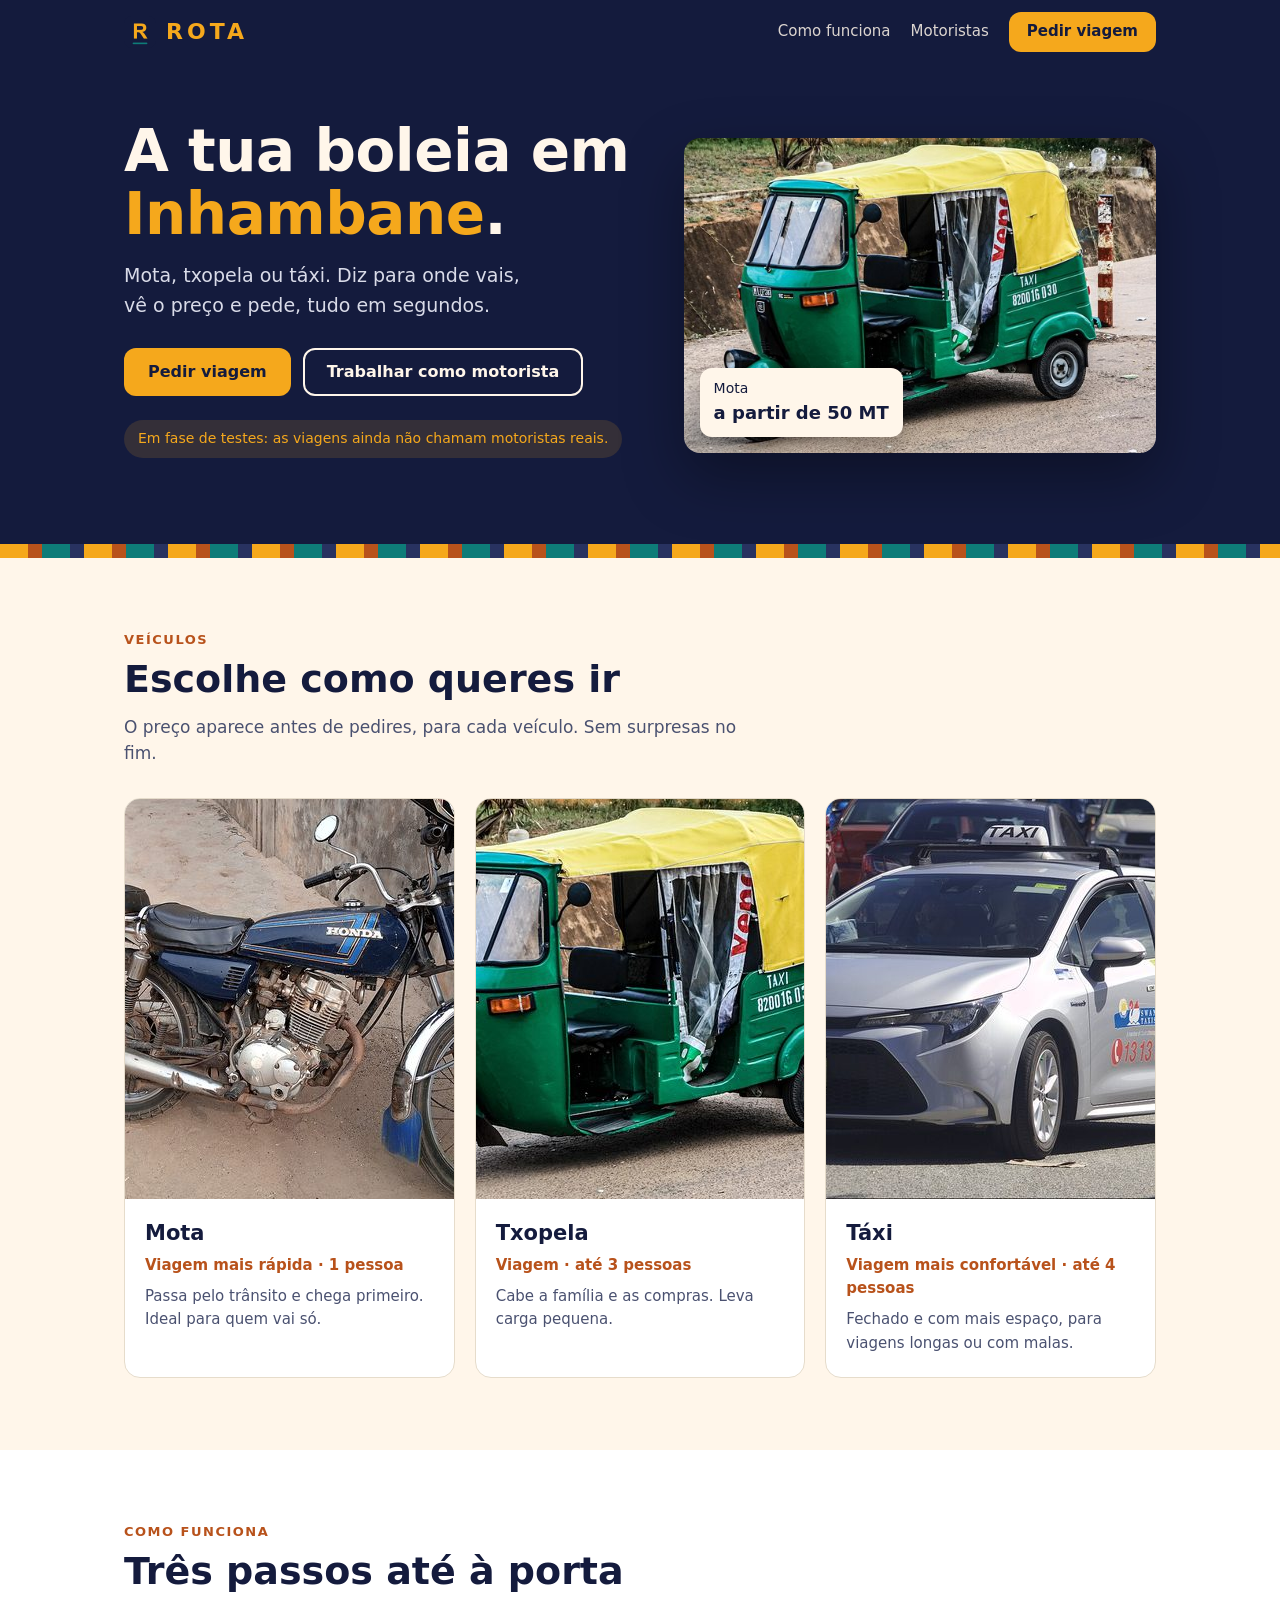
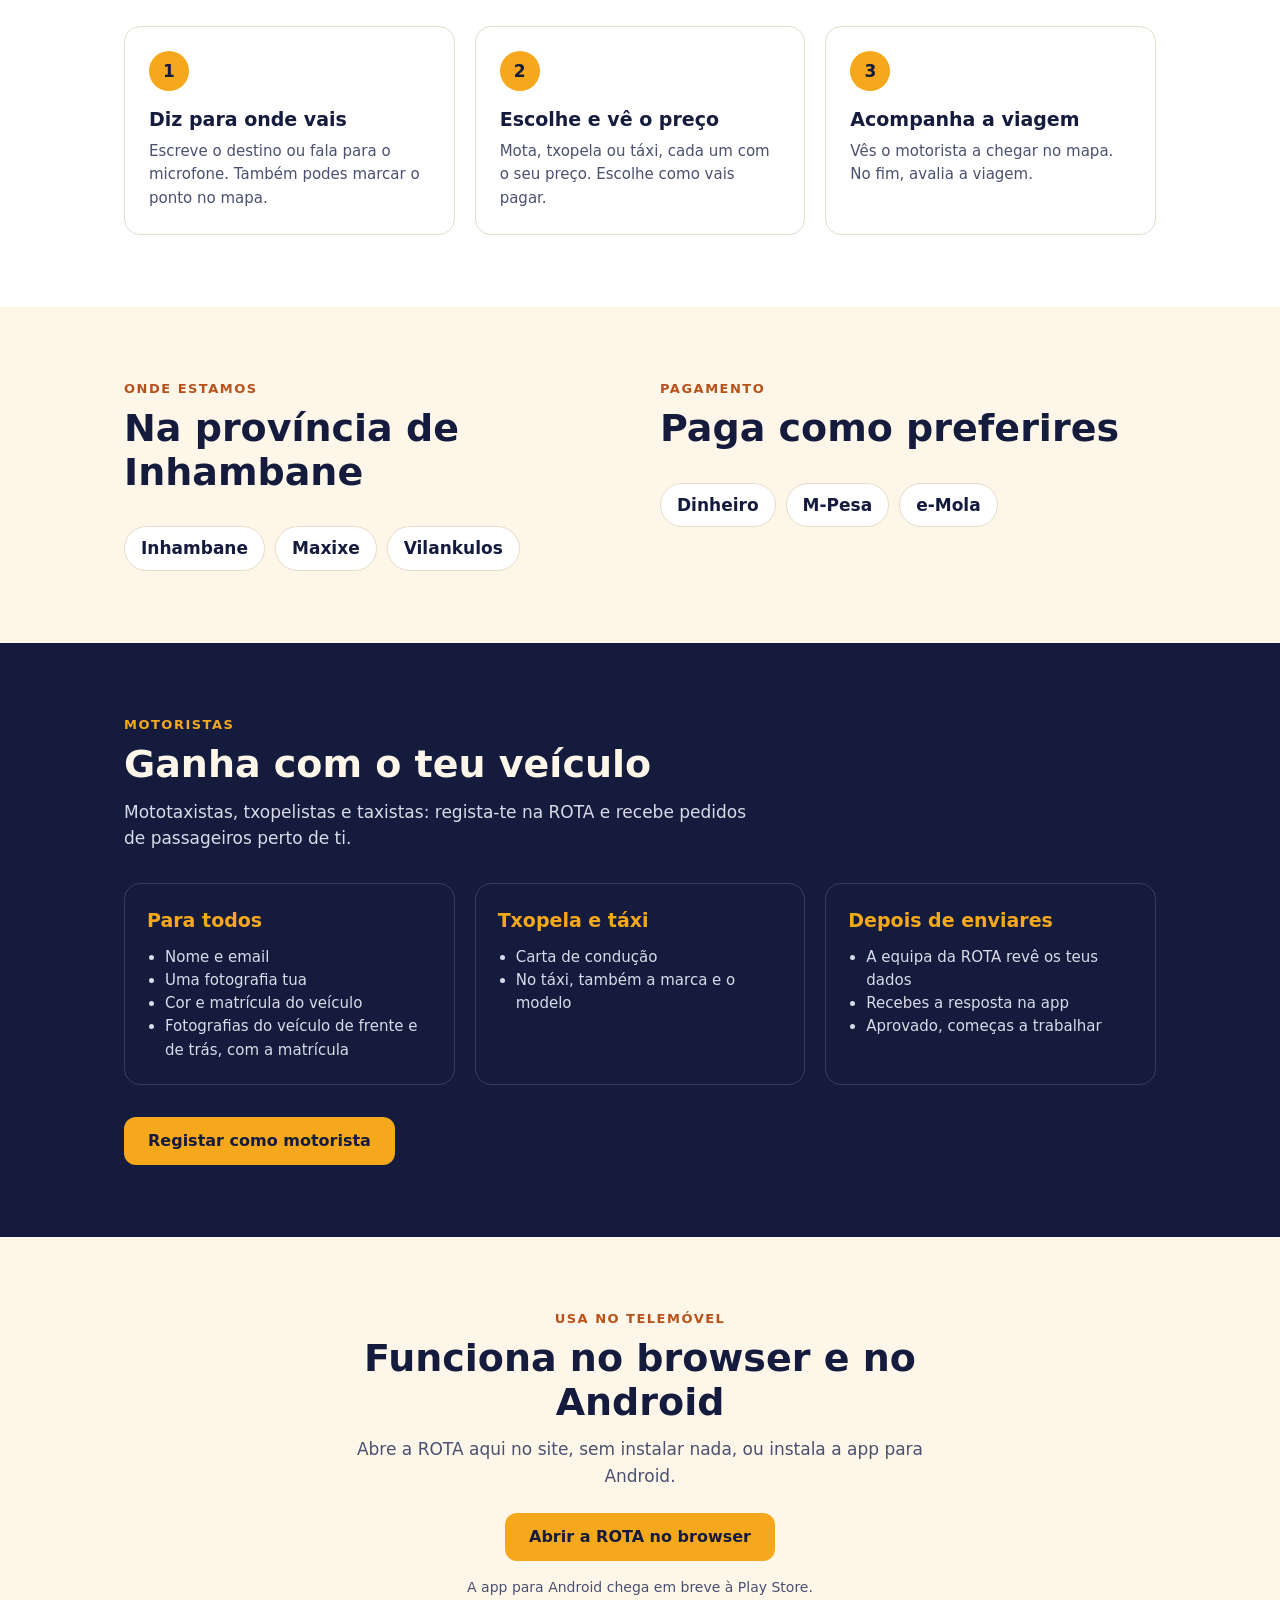
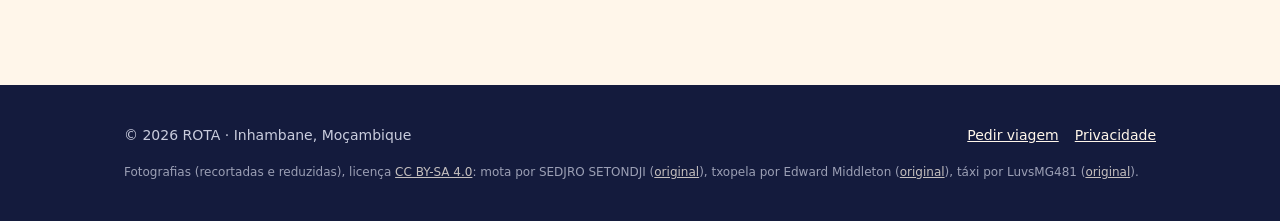
<file: site/index.html>
<!DOCTYPE html>
<html lang="pt">
<head>
  <meta charset="UTF-8">
  <meta name="viewport" content="width=device-width, initial-scale=1">
  <title>ROTA — Mota, txopela e táxi em Inhambane</title>
  <meta name="description" content="Pede mota, txopela ou táxi em Inhambane, Maxixe e Vilankulos. Vê o preço antes de confirmar e paga em dinheiro, M-Pesa ou e-Mola.">
  <meta name="theme-color" content="#141B3D">
  <link rel="canonical" href="__ENDERECO_SITE__/">
  <link rel="icon" type="image/png" href="favicon.png">
  <link rel="apple-touch-icon" href="icones/apple-touch-icon.png">

  <meta property="og:type" content="website">
  <meta property="og:locale" content="pt_MZ">
  <meta property="og:title" content="ROTA — Mota, txopela e táxi em Inhambane">
  <meta property="og:description" content="Pede a tua viagem em segundos e vê o preço antes de confirmar.">
  <meta property="og:url" content="__ENDERECO_SITE__/">
  <meta property="og:image" content="__ENDERECO_SITE__/imagens/veiculos/txopela.jpg">

  <script type="application/ld+json">
  {
    "@context": "https://schema.org",
    "@type": "TaxiService",
    "name": "ROTA",
    "url": "__ENDERECO_SITE__/",
    "areaServed": ["Inhambane", "Maxixe", "Vilankulos"],
    "provider": { "@type": "Organization", "name": "ROTA" }
  }
  </script>

  <link rel="stylesheet" href="estilo.css">
</head>
<body>
  <header class="cabecalho">
    <div class="contentor">
      <a class="marca" href="./" aria-label="ROTA, início">
        <img src="icones/Icon-512.png" alt="" width="32" height="32">
        ROTA
      </a>
      <nav class="navegacao" aria-label="Principal">
        <a class="ligacao" href="#como-funciona">Como funciona</a>
        <a class="ligacao" href="#motoristas">Motoristas</a>
        <a class="botao botao-principal botao-pequeno" href="app/">Pedir viagem</a>
      </nav>
    </div>
  </header>

  <main>
    <section class="topo">
      <div class="contentor">
        <div>
          <h1>A tua boleia em <span>Inhambane</span>.</h1>
          <p class="lead">Mota, txopela ou táxi. Diz para onde vais, vê o preço e pede, tudo em segundos.</p>
          <div class="acoes">
            <a class="botao botao-principal" href="app/">Pedir viagem</a>
            <a class="botao botao-secundario" href="#motoristas">Trabalhar como motorista</a>
          </div>
          <p class="aviso-teste" role="note">Em fase de testes: as viagens ainda não chamam motoristas reais.</p>
        </div>
        <div class="topo-imagem">
          <img src="imagens/veiculos/txopela.jpg" alt="Txopela numa rua de Moçambique" width="600" height="400">
          <div class="preco">Mota<strong>a partir de 50 MT</strong></div>
        </div>
      </div>
    </section>
    <div class="capulana" aria-hidden="true"></div>

    <section class="bloco" id="veiculos">
      <div class="contentor">
        <div class="titulo-seccao">
          <span class="etiqueta">Veículos</span>
          <h2>Escolhe como queres ir</h2>
          <p>O preço aparece antes de pedires, para cada veículo. Sem surpresas no fim.</p>
        </div>
        <div class="grelha">
          <article class="cartao">
            <img src="imagens/veiculos/mota.jpg" alt="Mota" width="600" height="400" loading="lazy">
            <div class="corpo">
              <h3>Mota</h3>
              <p class="sub">Viagem mais rápida · 1 pessoa</p>
              <p>Passa pelo trânsito e chega primeiro. Ideal para quem vai só.</p>
            </div>
          </article>
          <article class="cartao">
            <img src="imagens/veiculos/txopela.jpg" alt="Txopela" width="600" height="400" loading="lazy">
            <div class="corpo">
              <h3>Txopela</h3>
              <p class="sub">Viagem · até 3 pessoas</p>
              <p>Cabe a família e as compras. Leva carga pequena.</p>
            </div>
          </article>
          <article class="cartao">
            <img src="imagens/veiculos/taxi.jpg" alt="Táxi" width="600" height="400" loading="lazy">
            <div class="corpo">
              <h3>Táxi</h3>
              <p class="sub">Viagem mais confortável · até 4 pessoas</p>
              <p>Fechado e com mais espaço, para viagens longas ou com malas.</p>
            </div>
          </article>
        </div>
      </div>
    </section>

    <section class="bloco alternado" id="como-funciona">
      <div class="contentor">
        <div class="titulo-seccao">
          <span class="etiqueta">Como funciona</span>
          <h2>Três passos até à porta</h2>
        </div>
        <ol class="passos">
          <li>
            <h3>Diz para onde vais</h3>
            <p>Escreve o destino ou fala para o microfone. Também podes marcar o ponto no mapa.</p>
          </li>
          <li>
            <h3>Escolhe e vê o preço</h3>
            <p>Mota, txopela ou táxi, cada um com o seu preço. Escolhe como vais pagar.</p>
          </li>
          <li>
            <h3>Acompanha a viagem</h3>
            <p>Vês o motorista a chegar no mapa. No fim, avalia a viagem.</p>
          </li>
        </ol>
      </div>
    </section>

    <section class="bloco" id="onde">
      <div class="contentor duas-colunas">
        <div>
          <div class="titulo-seccao">
            <span class="etiqueta">Onde estamos</span>
            <h2>Na província de Inhambane</h2>
          </div>
          <ul class="lista-pilulas">
            <li>Inhambane</li>
            <li>Maxixe</li>
            <li>Vilankulos</li>
          </ul>
        </div>
        <div>
          <div class="titulo-seccao">
            <span class="etiqueta">Pagamento</span>
            <h2>Paga como preferires</h2>
          </div>
          <ul class="lista-pilulas">
            <li>Dinheiro</li>
            <li>M-Pesa</li>
            <li>e-Mola</li>
          </ul>
        </div>
      </div>
    </section>

    <section class="bloco motoristas" id="motoristas">
      <div class="contentor">
        <div class="titulo-seccao">
          <span class="etiqueta">Motoristas</span>
          <h2>Ganha com o teu veículo</h2>
          <p>Mototaxistas, txopelistas e taxistas: regista-te na ROTA e recebe pedidos de passageiros perto de ti.</p>
        </div>
        <div class="requisitos">
          <div>
            <h3>Para todos</h3>
            <ul>
              <li>Nome e email</li>
              <li>Uma fotografia tua</li>
              <li>Cor e matrícula do veículo</li>
              <li>Fotografias do veículo de frente e de trás, com a matrícula</li>
            </ul>
          </div>
          <div>
            <h3>Txopela e táxi</h3>
            <ul>
              <li>Carta de condução</li>
              <li>No táxi, também a marca e o modelo</li>
            </ul>
          </div>
          <div>
            <h3>Depois de enviares</h3>
            <ul>
              <li>A equipa da ROTA revê os teus dados</li>
              <li>Recebes a resposta na app</li>
              <li>Aprovado, começas a trabalhar</li>
            </ul>
          </div>
        </div>
        <a class="botao botao-principal" href="app/">Registar como motorista</a>
      </div>
    </section>

    <section class="bloco descarregar" id="descarregar">
      <div class="contentor">
        <div class="titulo-seccao">
          <span class="etiqueta">Usa no telemóvel</span>
          <h2>Funciona no browser e no Android</h2>
          <p>Abre a ROTA aqui no site, sem instalar nada, ou instala a app para Android.</p>
        </div>
        <div class="acoes">
          <a class="botao botao-principal" href="app/">Abrir a ROTA no browser</a>
        </div>
        <p class="nota">A app para Android chega em breve à Play Store.</p>
      </div>
    </section>
  </main>

  <footer class="rodape">
    <div class="contentor">
      <span>© <span id="ano">2026</span> ROTA · Inhambane, Moçambique</span>
      <nav aria-label="Rodapé">
        <a href="app/">Pedir viagem</a>
        <a href="privacidade.html">Privacidade</a>
      </nav>
      <p class="creditos">
        Fotografias (recortadas e reduzidas), licença
        <a href="https://creativecommons.org/licenses/by-sa/4.0/deed.pt" rel="license">CC BY-SA 4.0</a>:
        mota por SEDJRO SETONDJI (<a href="https://commons.wikimedia.org/wiki/File:Honda_CG125.jpg">original</a>),
        txopela por Edward Middleton (<a href="https://commons.wikimedia.org/wiki/File:Mozambique_155.jpg">original</a>),
        táxi por LuvsMG481 (<a href="https://commons.wikimedia.org/wiki/File:Swan_Taxis_Toyota_Corolla_Ascent_Sport_Hybrid.jpg">original</a>).
      </p>
    </div>
  </footer>
  <script>document.getElementById('ano').textContent = new Date().getFullYear();</script>
</body>
</html>
</file>
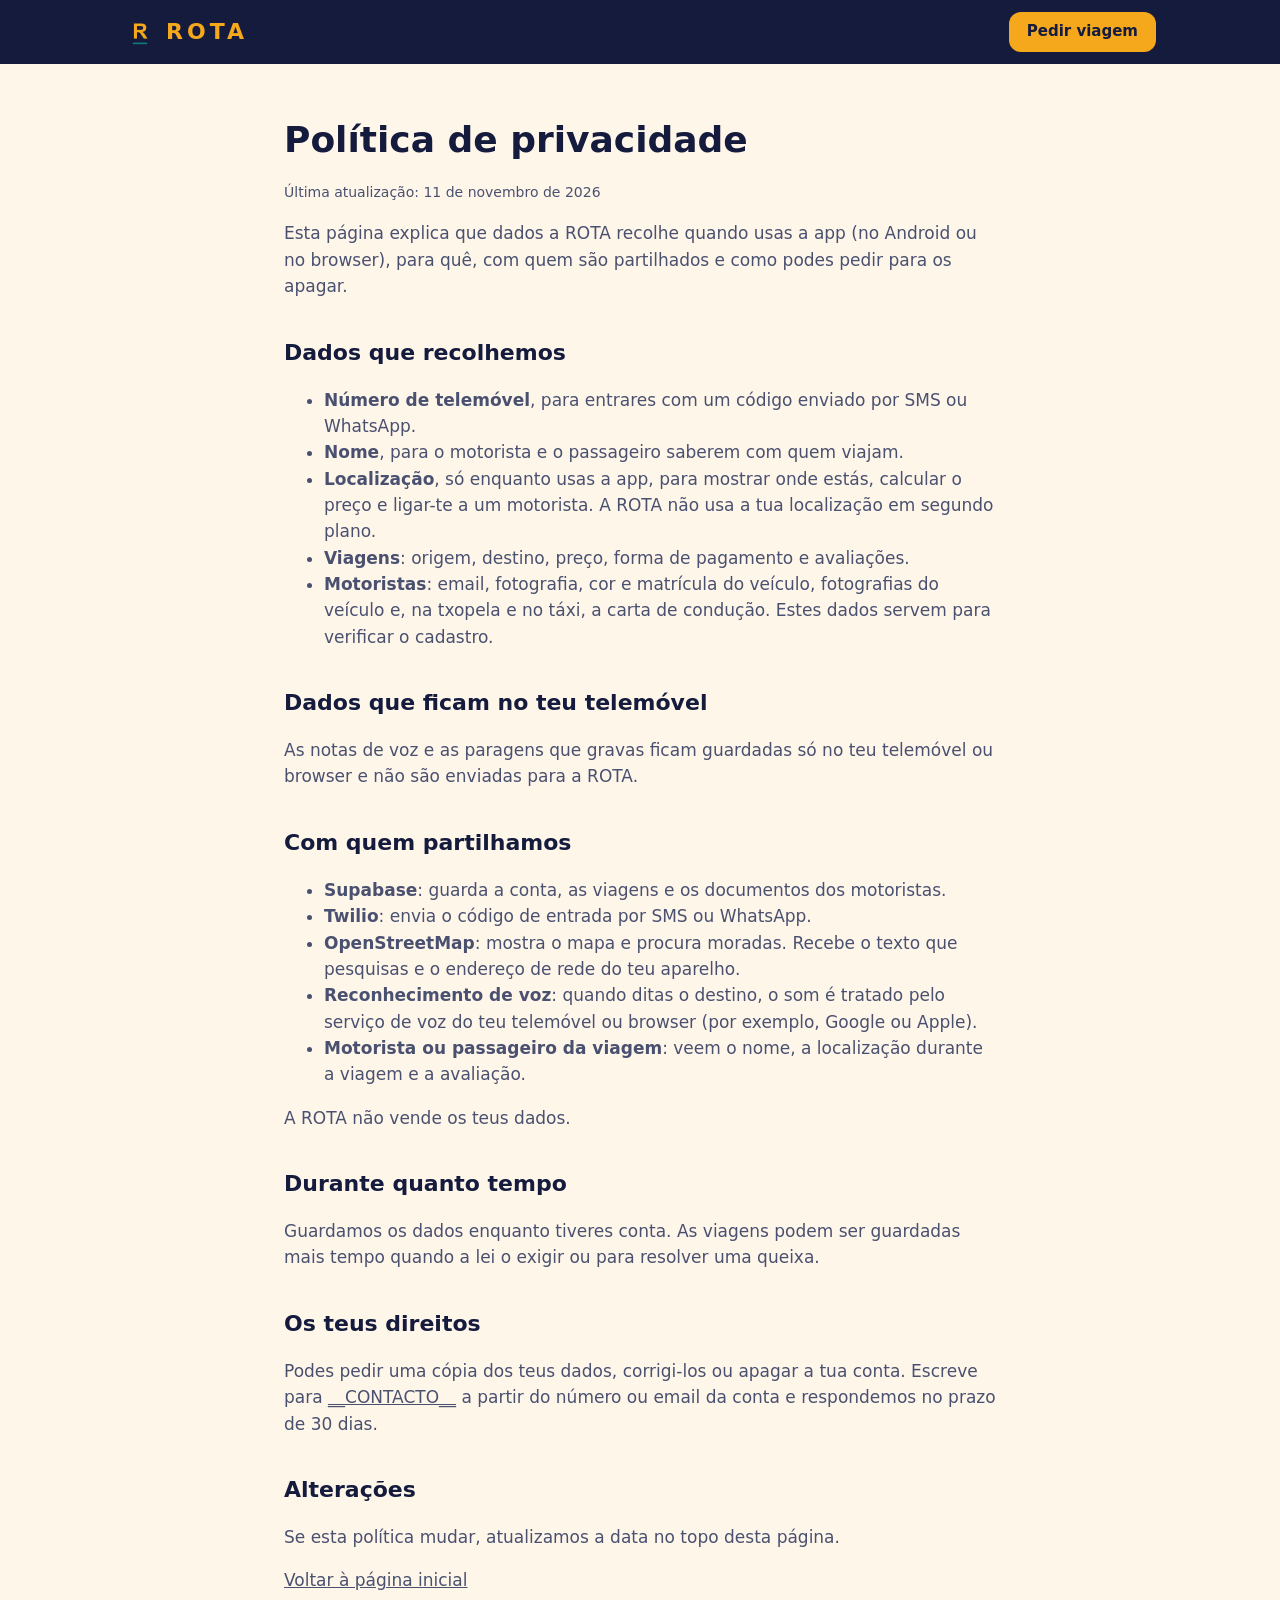
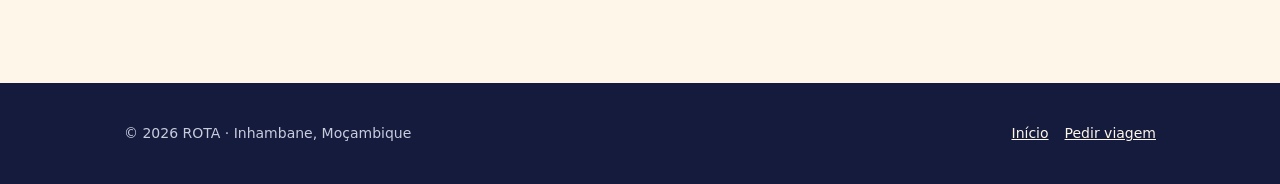
<file: site/privacidade.html>
<!DOCTYPE html>
<html lang="pt">
<head>
  <meta charset="UTF-8">
  <meta name="viewport" content="width=device-width, initial-scale=1">
  <title>Privacidade — ROTA</title>
  <meta name="description" content="Que dados a ROTA recolhe, para quê e como podes pedir para os apagar.">
  <meta name="theme-color" content="#141B3D">
  <link rel="canonical" href="__ENDERECO_SITE__/privacidade.html">
  <link rel="icon" type="image/png" href="favicon.png">
  <link rel="stylesheet" href="estilo.css">
</head>
<body>
  <header class="cabecalho">
    <div class="contentor">
      <a class="marca" href="./" aria-label="ROTA, início">
        <img src="icones/Icon-512.png" alt="" width="32" height="32">
        ROTA
      </a>
      <nav class="navegacao" aria-label="Principal">
        <a class="botao botao-principal botao-pequeno" href="app/">Pedir viagem</a>
      </nav>
    </div>
  </header>

  <main class="texto-legal">
    <div class="contentor">
      <h1>Política de privacidade</h1>
      <p class="data">Última atualização: 11 de novembro de 2026</p>

      <p>Esta página explica que dados a ROTA recolhe quando usas a app (no Android ou no browser), para quê, com quem são partilhados e como podes pedir para os apagar.</p>

      <h2>Dados que recolhemos</h2>
      <ul>
        <li><strong>Número de telemóvel</strong>, para entrares com um código enviado por SMS ou WhatsApp.</li>
        <li><strong>Nome</strong>, para o motorista e o passageiro saberem com quem viajam.</li>
        <li><strong>Localização</strong>, só enquanto usas a app, para mostrar onde estás, calcular o preço e ligar-te a um motorista. A ROTA não usa a tua localização em segundo plano.</li>
        <li><strong>Viagens</strong>: origem, destino, preço, forma de pagamento e avaliações.</li>
        <li><strong>Motoristas</strong>: email, fotografia, cor e matrícula do veículo, fotografias do veículo e, na txopela e no táxi, a carta de condução. Estes dados servem para verificar o cadastro.</li>
      </ul>

      <h2>Dados que ficam no teu telemóvel</h2>
      <p>As notas de voz e as paragens que gravas ficam guardadas só no teu telemóvel ou browser e não são enviadas para a ROTA.</p>

      <h2>Com quem partilhamos</h2>
      <ul>
        <li><strong>Supabase</strong>: guarda a conta, as viagens e os documentos dos motoristas.</li>
        <li><strong>Twilio</strong>: envia o código de entrada por SMS ou WhatsApp.</li>
        <li><strong>OpenStreetMap</strong>: mostra o mapa e procura moradas. Recebe o texto que pesquisas e o endereço de rede do teu aparelho.</li>
        <li><strong>Reconhecimento de voz</strong>: quando ditas o destino, o som é tratado pelo serviço de voz do teu telemóvel ou browser (por exemplo, Google ou Apple).</li>
        <li><strong>Motorista ou passageiro da viagem</strong>: veem o nome, a localização durante a viagem e a avaliação.</li>
      </ul>
      <p>A ROTA não vende os teus dados.</p>

      <h2>Durante quanto tempo</h2>
      <p>Guardamos os dados enquanto tiveres conta. As viagens podem ser guardadas mais tempo quando a lei o exigir ou para resolver uma queixa.</p>

      <h2>Os teus direitos</h2>
      <p>Podes pedir uma cópia dos teus dados, corrigi-los ou apagar a tua conta. Escreve para <a href="mailto:__CONTACTO__">__CONTACTO__</a> a partir do número ou email da conta e respondemos no prazo de 30 dias.</p>

      <h2>Alterações</h2>
      <p>Se esta política mudar, atualizamos a data no topo desta página.</p>

      <p><a href="./">Voltar à página inicial</a></p>
    </div>
  </main>

  <footer class="rodape">
    <div class="contentor">
      <span>© 2026 ROTA · Inhambane, Moçambique</span>
      <nav aria-label="Rodapé">
        <a href="./">Início</a>
        <a href="app/">Pedir viagem</a>
      </nav>
    </div>
  </footer>
</body>
</html>
</file>
<file: site/estilo.css>
:root {
  --marinho: #141B3D;
  --marinho-claro: #283260;
  --amarelo: #F5A81C;
  --verde-azulado: #0E7C78;
  --terracota: #B8521B;
  --creme: #FFF6EA;

  --fundo: var(--creme);
  --superficie: #FFFFFF;
  --texto: var(--marinho);
  --texto-suave: #4A5170;
  --contorno: #E6DCCB;
  --destaque-texto: var(--terracota);

  --raio: 16px;
  --raio-pequeno: 12px;
  --largura: 1080px;
  color-scheme: light;
}

@media (prefers-color-scheme: dark) {
  :root:not([data-theme="light"]) {
    --fundo: #0C1128;
    --superficie: #161D3F;
    --texto: #F3EDE2;
    --texto-suave: #B6BAD0;
    --contorno: #2A3360;
    --destaque-texto: #F0A070;
    color-scheme: dark;
  }
}

:root[data-theme="dark"] {
  --fundo: #0C1128;
  --superficie: #161D3F;
  --texto: #F3EDE2;
  --texto-suave: #B6BAD0;
  --contorno: #2A3360;
  --destaque-texto: #F0A070;
  color-scheme: dark;
}

* { box-sizing: border-box; }

html { scroll-behavior: smooth; }

body {
  margin: 0;
  background: var(--fundo);
  color: var(--texto);
  font-family: system-ui, -apple-system, "Segoe UI", Roboto, sans-serif;
  font-size: 17px;
  line-height: 1.55;
  -webkit-font-smoothing: antialiased;
}

img { max-width: 100%; display: block; }

a { color: inherit; }

.contentor {
  width: 100%;
  max-width: var(--largura);
  margin: 0 auto;
  padding: 0 24px;
}

/* Cabeçalho */
.cabecalho {
  position: sticky;
  top: 0;
  z-index: 10;
  background: var(--marinho);
  color: var(--creme);
}
.cabecalho .contentor {
  display: flex;
  align-items: center;
  justify-content: space-between;
  gap: 16px;
  min-height: 64px;
}
.marca {
  display: flex;
  align-items: center;
  gap: 10px;
  text-decoration: none;
  font-weight: 800;
  font-size: 22px;
  letter-spacing: 4px;
  color: var(--amarelo);
}
.marca img { width: 32px; height: 32px; border-radius: 8px; }
.navegacao { display: flex; align-items: center; gap: 20px; }
.navegacao a.ligacao {
  text-decoration: none;
  font-size: 15px;
  opacity: .85;
}
.navegacao a.ligacao:hover { opacity: 1; text-decoration: underline; }
@media (max-width: 640px) {
  .navegacao a.ligacao { display: none; }
}

/* Botões */
.botao {
  display: inline-flex;
  align-items: center;
  justify-content: center;
  gap: 8px;
  min-height: 48px;
  padding: 0 22px;
  border-radius: var(--raio-pequeno);
  font-weight: 700;
  font-size: 16px;
  text-decoration: none;
  border: 2px solid transparent;
  transition: transform .15s ease, filter .15s ease;
}
.botao:hover { filter: brightness(1.05); transform: translateY(-1px); }
.botao:focus-visible { outline: 3px solid var(--amarelo); outline-offset: 2px; }
.botao-principal { background: var(--amarelo); color: var(--marinho); }
.botao-secundario { border-color: currentColor; color: inherit; background: transparent; }
.botao-pequeno { min-height: 40px; padding: 0 16px; font-size: 15px; }

/* Topo */
.topo {
  background: var(--marinho);
  color: var(--creme);
  padding: 56px 0 72px;
  overflow: hidden;
}
.topo .contentor {
  display: grid;
  grid-template-columns: 1.1fr 1fr;
  gap: 40px;
  align-items: center;
}
.topo h1 {
  font-size: clamp(36px, 6vw, 58px);
  line-height: 1.08;
  margin: 0 0 16px;
  letter-spacing: -0.5px;
}
.topo h1 span { color: var(--amarelo); }
.topo p.lead {
  font-size: 19px;
  color: #D9DBE8;
  margin: 0 0 28px;
  max-width: 34ch;
}
.acoes { display: flex; flex-wrap: wrap; gap: 12px; }
.aviso-teste {
  display: inline-flex;
  gap: 8px;
  align-items: center;
  margin-top: 24px;
  padding: 8px 14px;
  border-radius: 999px;
  background: rgba(245, 168, 28, .14);
  color: var(--amarelo);
  font-size: 14px;
}
.topo-imagem {
  position: relative;
  border-radius: var(--raio);
  overflow: hidden;
  aspect-ratio: 3 / 2;
  box-shadow: 0 24px 60px rgba(0, 0, 0, .35);
}
.topo-imagem img { width: 100%; height: 100%; object-fit: cover; }
.topo-imagem .preco {
  position: absolute;
  left: 16px;
  bottom: 16px;
  background: var(--creme);
  color: var(--marinho);
  border-radius: var(--raio-pequeno);
  padding: 10px 14px;
  font-size: 14px;
  box-shadow: 0 8px 20px rgba(0, 0, 0, .25);
}
.topo-imagem .preco strong { display: block; font-size: 18px; }
@media (max-width: 820px) {
  .topo { padding: 40px 0 48px; }
  .topo .contentor { grid-template-columns: 1fr; }
}

/* Faixa de capulana: separa o topo do resto */
.capulana {
  height: 14px;
  background:
    repeating-linear-gradient(90deg,
      var(--amarelo) 0 28px,
      var(--terracota) 28px 42px,
      var(--verde-azulado) 42px 70px,
      var(--marinho-claro) 70px 84px);
}

/* Secções */
section.bloco { padding: 72px 0; }
section.bloco.alternado { background: var(--superficie); }
.titulo-seccao { max-width: 640px; margin-bottom: 32px; }
.titulo-seccao .etiqueta {
  display: block;
  font-size: 13px;
  font-weight: 700;
  letter-spacing: 1.5px;
  text-transform: uppercase;
  color: var(--destaque-texto);
  margin-bottom: 8px;
}
.titulo-seccao h2 {
  font-size: clamp(28px, 4vw, 38px);
  line-height: 1.15;
  margin: 0 0 12px;
}
.titulo-seccao p { color: var(--texto-suave); margin: 0; }

/* Cartões de veículo */
.grelha {
  display: grid;
  grid-template-columns: repeat(auto-fit, minmax(240px, 1fr));
  gap: 20px;
}
.cartao {
  background: var(--superficie);
  border: 1px solid var(--contorno);
  border-radius: var(--raio);
  overflow: hidden;
}
section.alternado .cartao { background: var(--fundo); }
.cartao img { aspect-ratio: 3 / 2; width: 100%; object-fit: cover; }
.cartao .corpo { padding: 18px 20px 22px; }
.cartao h3 { margin: 0 0 4px; font-size: 21px; }
.cartao .sub { color: var(--destaque-texto); font-weight: 600; font-size: 15px; margin: 0 0 8px; }
.cartao p { margin: 0; color: var(--texto-suave); font-size: 15px; }

/* Passos */
.passos {
  list-style: none;
  margin: 0;
  padding: 0;
  display: grid;
  grid-template-columns: repeat(auto-fit, minmax(220px, 1fr));
  gap: 20px;
  counter-reset: passo;
}
.passos li {
  counter-increment: passo;
  background: var(--superficie);
  border: 1px solid var(--contorno);
  border-radius: var(--raio);
  padding: 24px;
}
.passos li::before {
  content: counter(passo);
  display: grid;
  place-items: center;
  width: 40px;
  height: 40px;
  border-radius: 50%;
  background: var(--amarelo);
  color: var(--marinho);
  font-weight: 800;
  margin-bottom: 14px;
}
.passos h3 { margin: 0 0 6px; font-size: 19px; }
.passos p { margin: 0; color: var(--texto-suave); font-size: 15px; }

/* Zonas e pagamento */
.lista-pilulas { display: flex; flex-wrap: wrap; gap: 10px; padding: 0; margin: 0; list-style: none; }
.lista-pilulas li {
  border: 1px solid var(--contorno);
  background: var(--superficie);
  border-radius: 999px;
  padding: 8px 16px;
  font-weight: 600;
}
.duas-colunas {
  display: grid;
  grid-template-columns: 1fr 1fr;
  gap: 40px;
}
@media (max-width: 760px) { .duas-colunas { grid-template-columns: 1fr; } }
.duas-colunas h3 { margin: 0 0 14px; font-size: 20px; }

/* Motoristas */
.motoristas {
  background: var(--marinho);
  color: var(--creme);
}
.motoristas .titulo-seccao p { color: #D9DBE8; }
.motoristas .titulo-seccao .etiqueta { color: var(--amarelo); }
.requisitos {
  display: grid;
  grid-template-columns: repeat(auto-fit, minmax(240px, 1fr));
  gap: 20px;
  margin-bottom: 32px;
}
.requisitos div {
  border: 1px solid rgba(255, 255, 255, .15);
  border-radius: var(--raio);
  padding: 22px;
}
.requisitos h3 { margin: 0 0 10px; color: var(--amarelo); font-size: 19px; }
.requisitos ul { margin: 0; padding-left: 18px; color: #D9DBE8; font-size: 15px; }

/* Descarregar */
.descarregar {
  text-align: center;
}
.descarregar .titulo-seccao { margin: 0 auto 24px; }
.descarregar .acoes { justify-content: center; }
.nota { color: var(--texto-suave); font-size: 14px; margin-top: 16px; }

/* Rodapé */
.rodape {
  background: var(--marinho);
  color: #C9CCDD;
  padding: 40px 0;
  font-size: 14px;
}
.rodape .contentor { display: flex; flex-wrap: wrap; gap: 16px 32px; justify-content: space-between; }
.rodape nav { display: flex; flex-wrap: wrap; gap: 16px; }
.rodape a { color: var(--creme); }
.creditos { width: 100%; font-size: 12px; opacity: .75; margin: 0; }

/* Páginas de texto (privacidade) */
.texto-legal { padding: 48px 0 72px; }
.texto-legal .contentor { max-width: 760px; }
.texto-legal h1 { font-size: 36px; margin: 0 0 8px; }
.texto-legal h2 { font-size: 22px; margin: 36px 0 8px; }
.texto-legal p, .texto-legal li { color: var(--texto-suave); }
.texto-legal .data { color: var(--texto-suave); font-size: 14px; }
</file>
